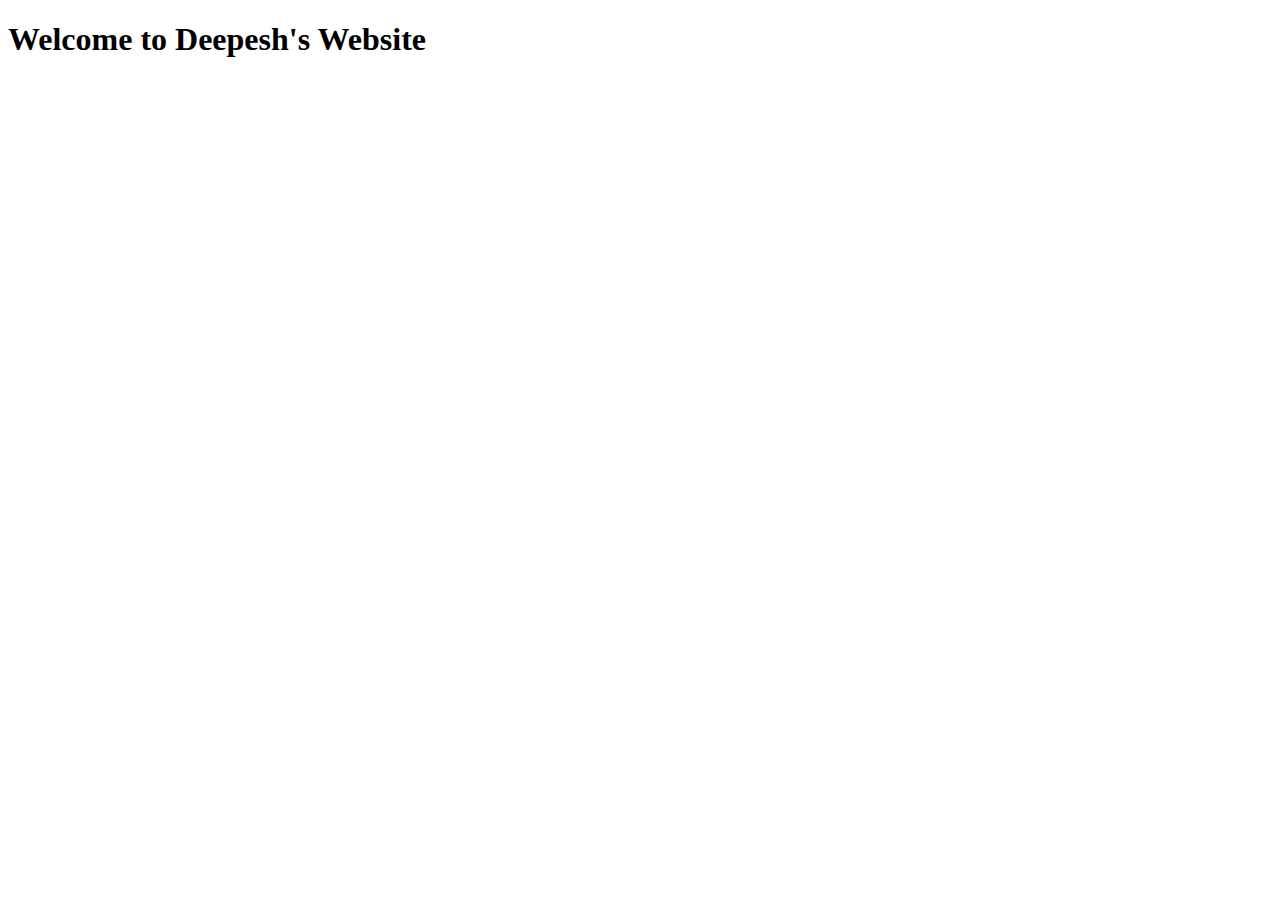
<file: HTML/Index.html>
<!DOCTYPE html>
<html lang="en">
<head>
    <meta charset="UTF-8">
    <meta name="viewport" content="width=device-width, initial-scale=1.0">
    <title>Deepesh's web page</title>
</head>
<body>
    <h1>Welcome to Deepesh's Website</h1>
</body>
</html>
</file>
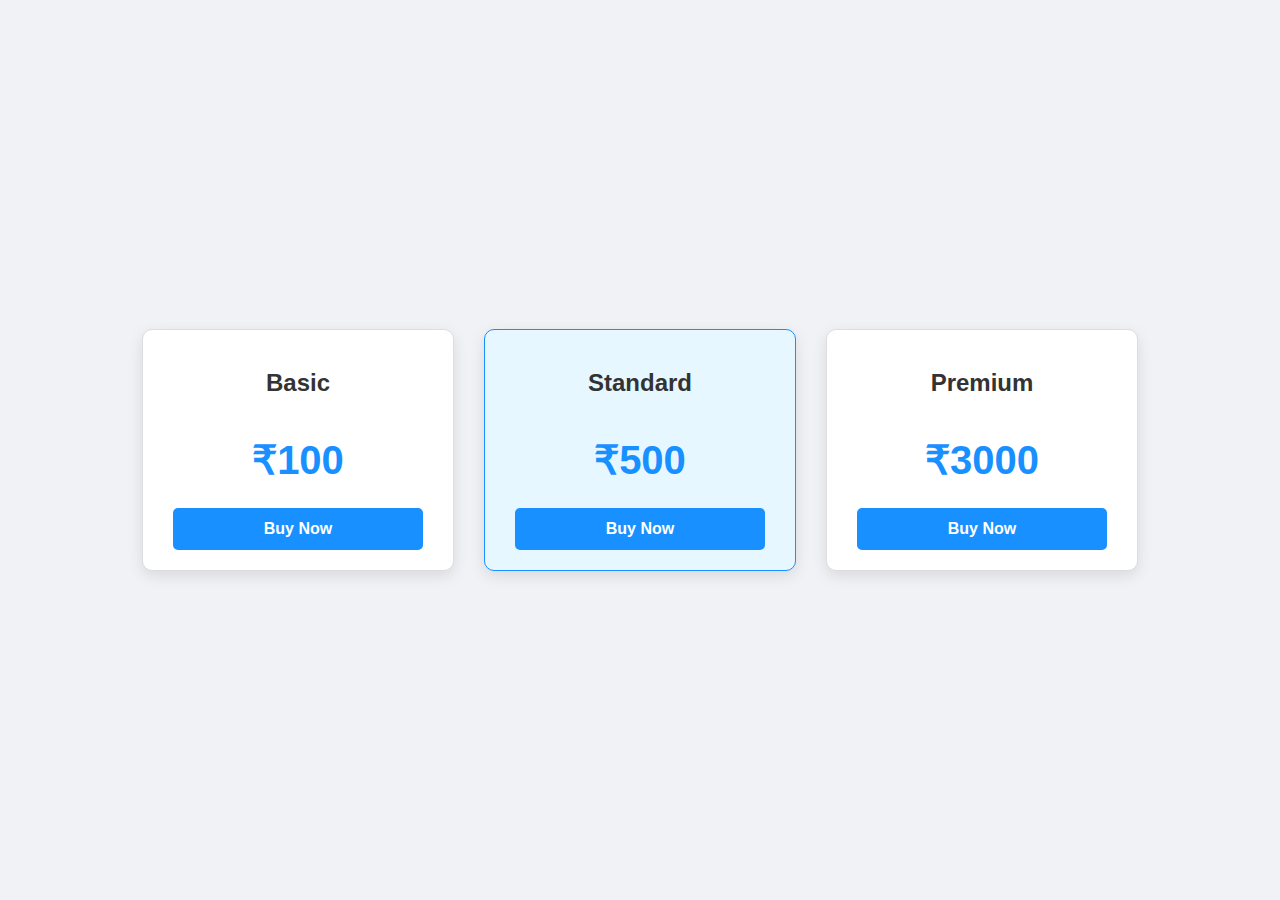
<file: HTML/Pricing_Table/index.html>
<!DOCTYPE html>
<html lang="en">
<head>
    <meta charset="UTF-8">
    <meta name="viewport" content="width=device-width, initial-scale=1.0">
    <title>Pricing Table</title>
    <link rel="stylesheet" href="styles.css">
</head>
<body>

    <div class="pricing-container">
        <div class="plan-card">
            <h2>Basic</h2>
            <p class="price">₹100</p>
            <button class="buy-button">Buy Now</button>
        </div>

        <div class="plan-card standard">
            <h2>Standard</h2>
            <p class="price">₹500</p>
            <button class="buy-button">Buy Now</button>
        </div>

        <div class="plan-card">
            <h2>Premium</h2>
            <p class="price">₹3000</p>
            <button class="buy-button">Buy Now</button>
        </div>
    </div>

</body>
</html>
</file>
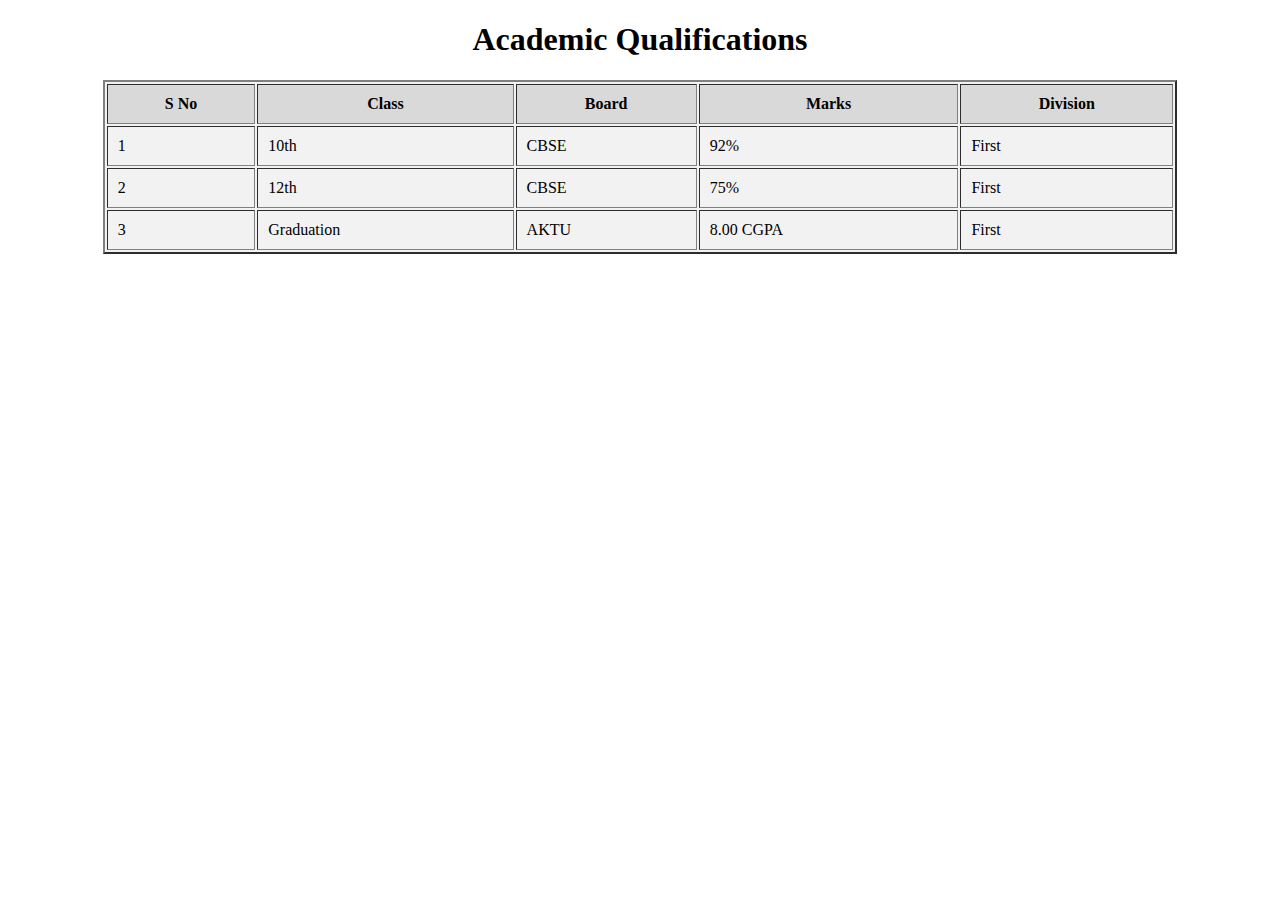
<file: HTML/Academic.html>
<!DOCTYPE html>
<html lang="en">
<head>
    <meta charset="UTF-8">
    <meta name="viewport" content="width=device-width, initial-scale=1.0">
    <title>Academic Qualifications</title>
</head>
<body>
    <h1 align="center">Academic Qualifications</h1>
    <table border ="2" width="85%" cellpadding="10" align ="center" bgcolor = "#f2f2f2">
        <tr>
            <th align="center" bgcolor="#d9d9d9">S No</th>
            <th align="center" bgcolor="#d9d9d9">Class</th>
            <th align="center" bgcolor="#d9d9d9">Board</th>
            <th align="center" bgcolor="#d9d9d9">Marks</th>
            <th align="center" bgcolor="#d9d9d9">Division</th>
        </tr>
        <tr>
            <td>1</td>
            <td>10th</td>
            <td>CBSE</td>
            <td>92%</td>
            <td>First</td>
        </tr>
        <tr>
            <td>2</td>
            <td>12th</td>
            <td>CBSE</td>
            <td>75%</td>
            <td>First</td>
        </tr>
        <tr>
            <td>3</td>
            <td>Graduation</td>
            <td>AKTU</td>
            <td>8.00 CGPA</td>
            <td>First</td>
        </tr>
    </table>

</body>
</html>
</file>
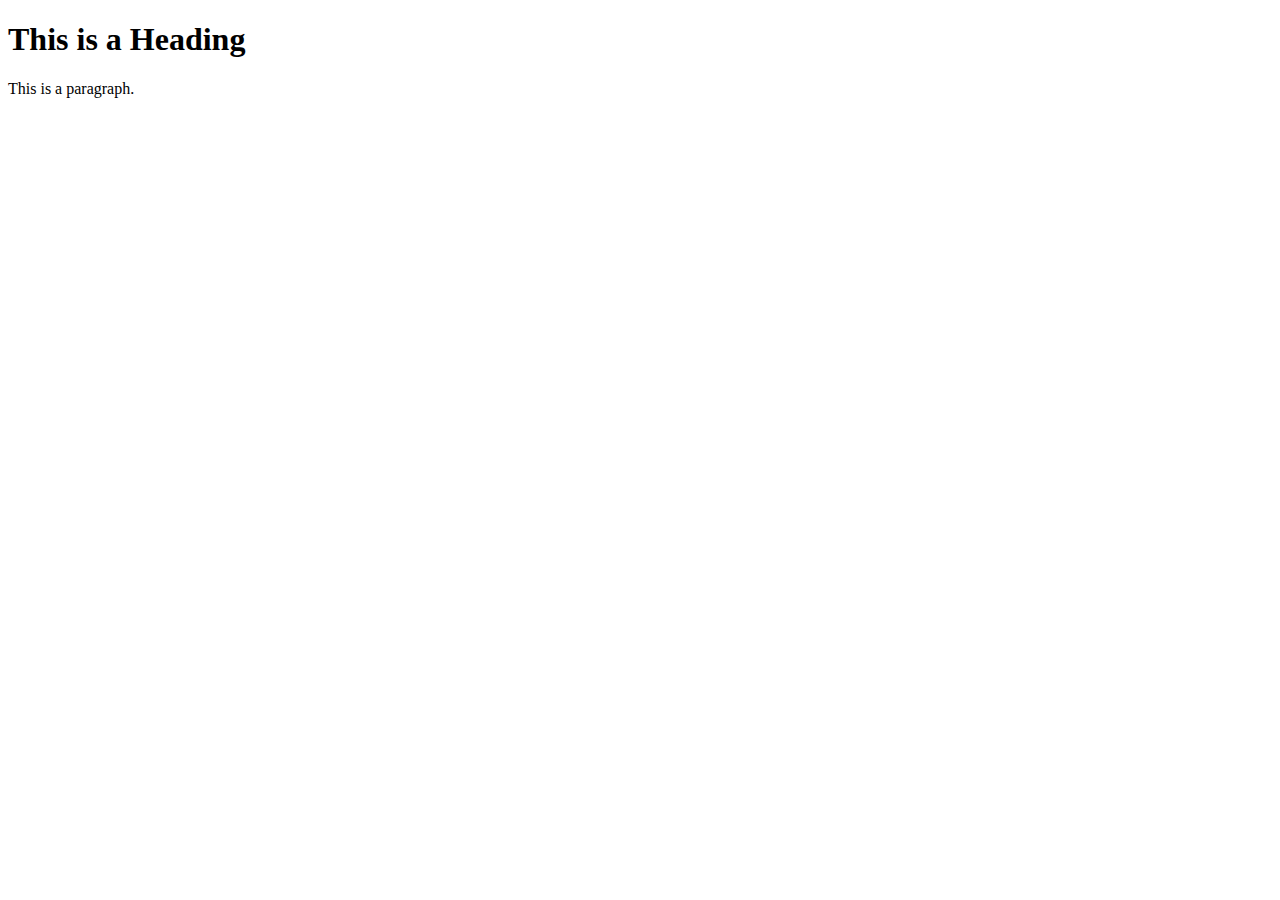
<file: HTML/favicon.html>
<!DOCTYPE html>
<html>
<head>
  <title>My Page Title</title>
  <link rel="icon" type="image/x-icon" href="icon.ico">
</head>
<body>

<h1>This is a Heading</h1>
<p>This is a paragraph.</p>

</body>
</html>
</file>
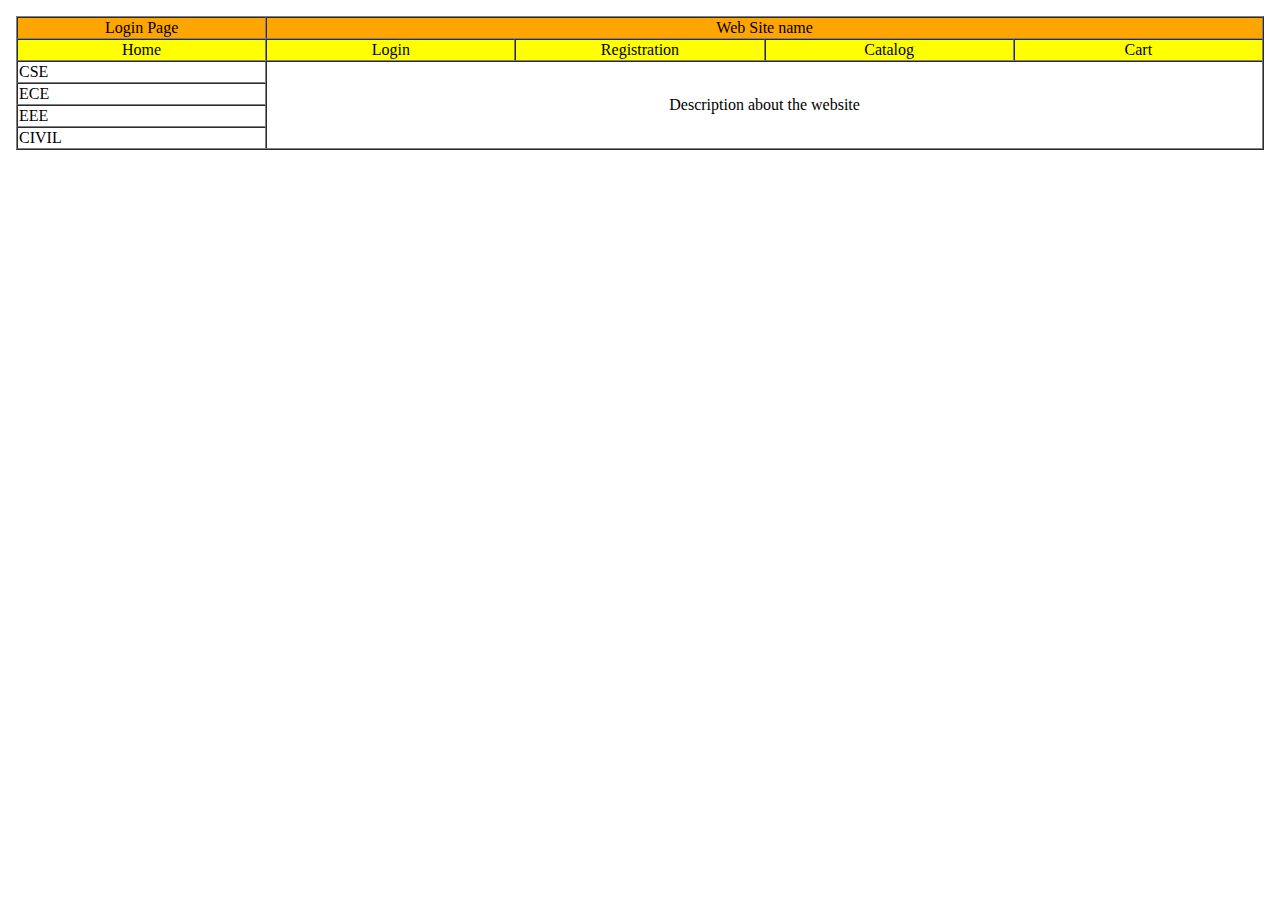
<file: HTML/Frames.html>
<!DOCTYPE html>
<html>
    <head>
    <title>Frames</title>
    <meta charset="UTF-8">
    </head>
<body>
    <iframe src="Table.html" title="Table" style="border:none; width:100%; height:100%;"></iframe>
</body>

</html>
</file>
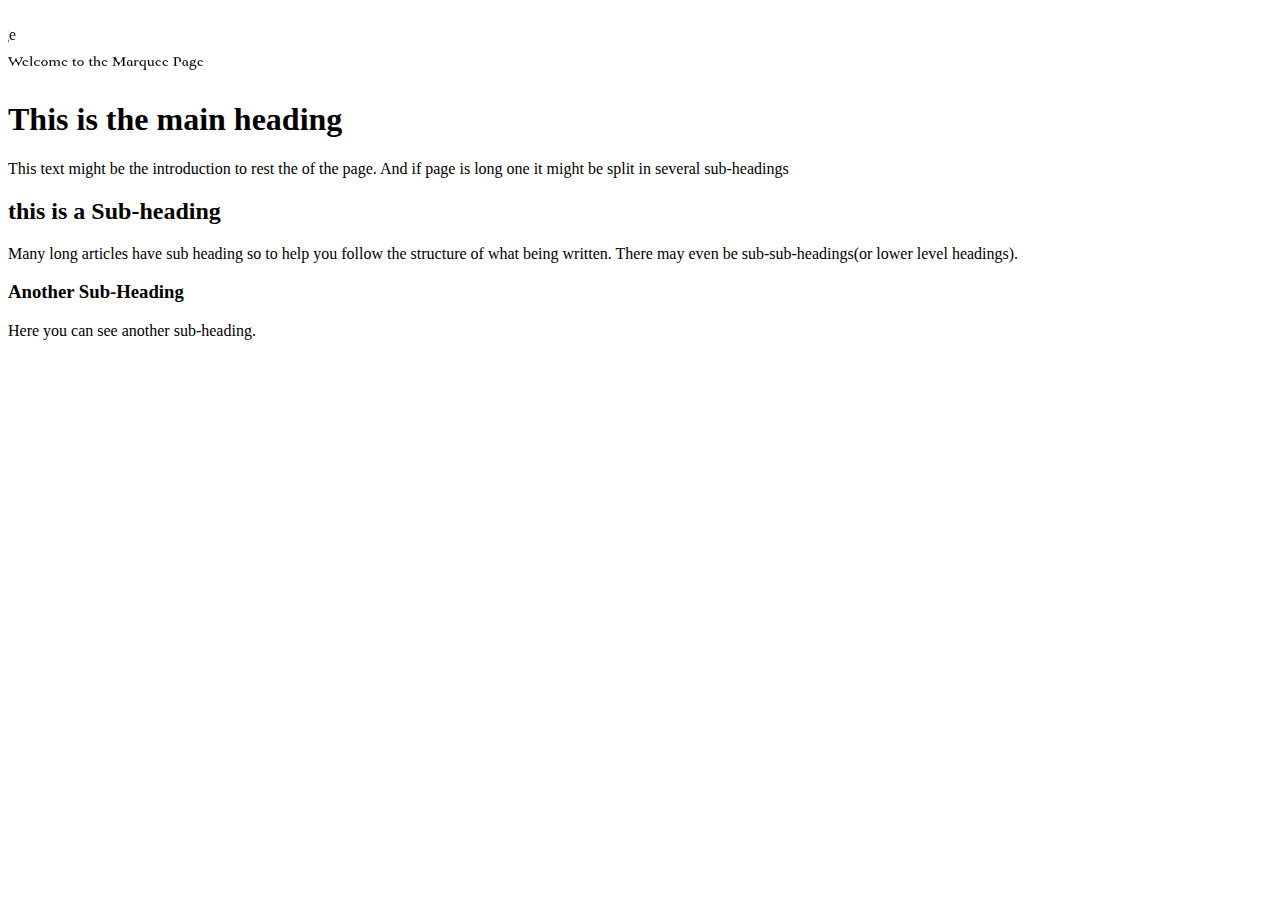
<file: HTML/Marquee.html>
<html>
    <body>
        <marquee behavior="scroll" direction="left" scrollamount="1000">Welcome to the Marquee Page</marquee>
        <marquee behavior="scroll" direction="right" scrollamount="1">Welcome to the Marquee Page</marquee>
        <marquee behavior="scroll" direction="up" scrollamount="1">Welcome to the Marquee Page</marquee>
        <marquee behavior="scroll" direction="down" scrollamount="1">Welcome to the Marquee Page</marquee>

        <h1>This is the main heading </h1>
        <p>This text might be the introduction to rest the of the page. And if page is long one it might be split in several sub-headings</p>

        <h2>this is a Sub-heading</h2>
        <p>Many long articles have sub heading so to help you follow the structure of what being written. There may even be sub-sub-headings(or lower level headings).</p> 

        <h3>Another Sub-Heading</h3>
        <p>Here you can see another sub-heading.</p>
    </body>
    </html>
</file>
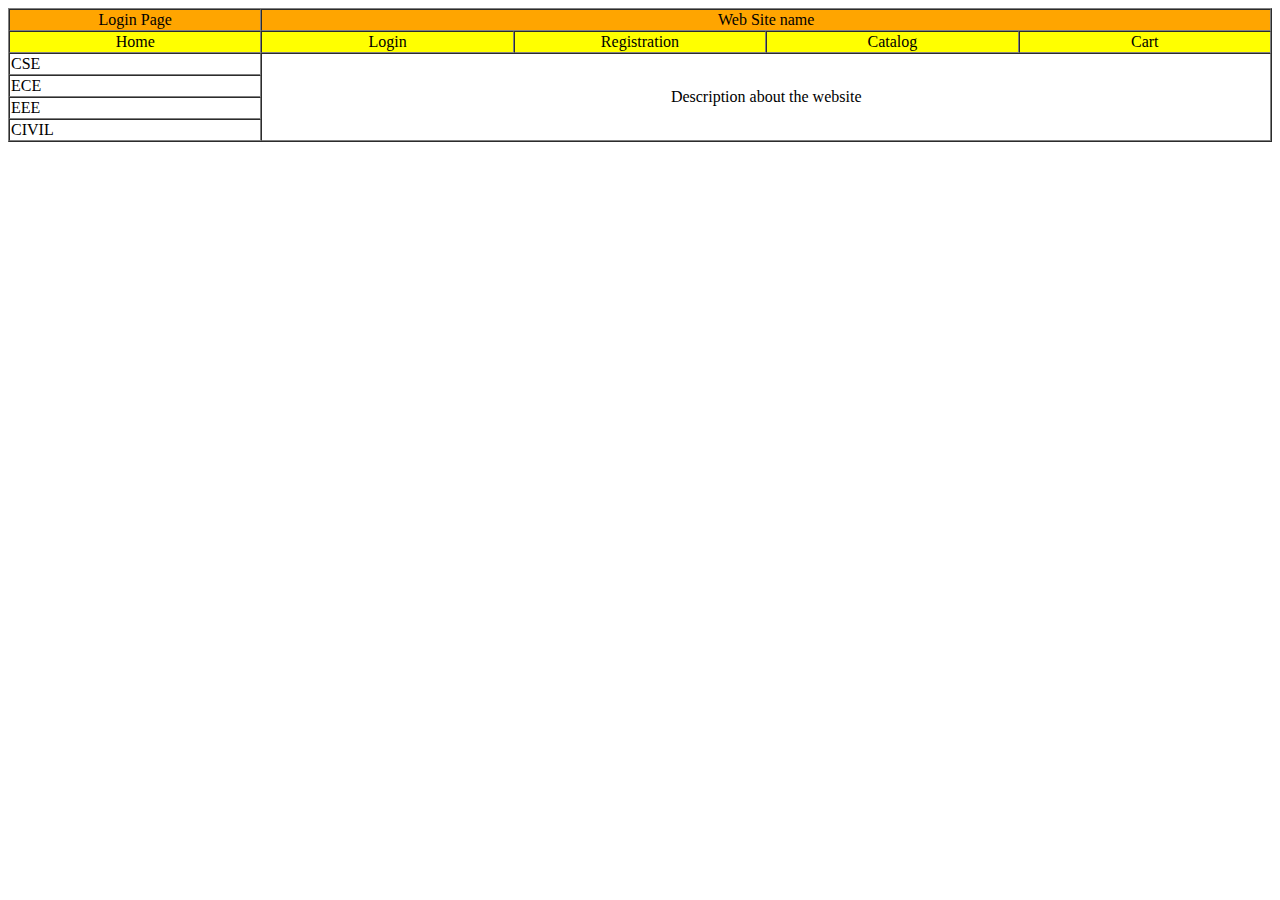
<file: HTML/Table.html>
<!DOCTYPE html>
<html>
<head>
    <title>Frames</title>
    <meta charset="UTF-8">
</head>
<body>
    <table border="1" style="width:100%; height:100%;" cellspacing="0">
        <tr bgcolor="orange" >
            <td style="text-align:center; vertical-align:top; width:20%;">
                Login Page
            </td>
            <td colspan="4" style="text-align:center;">Web Site name</td>
        </tr>
        <tr bgcolor="yellow">
            <td style="text-align:center; vertical-align:top; width:20%;">
                Home
            </td>
            <td style="text-align:center; vertical-align:top; width:20%;">
                Login  
                </td>
            <td style="text-align:center; vertical-align:top; width:20%;">
                Registration
            </td>
            <td style="text-align:center; vertical-align:top; width:20%;">
                Catalog
            </td>
            <td style="text-align:center; vertical-align:top; width:20%;">
                Cart
            </td>


        </tr>
        <tr>
            <td style="text-align:left; width:20%">
                CSE
            </td>
            <td rowspan="5" colspan="4" style="text-align:center; vertical-align:center;">
                Description about the website
                </td>
        </tr>
        <tr>
            <td style="text-align:left; width:20%">
                ECE
            </td>
        </tr>
        <tr>
            <td style="text-align:left; width:20%">
                EEE
            </td>
        </tr>
        <tr>
            <td style="text-align:left; width:20%">
                CIVIL
            </td>
        </tr>
    </table>
</body>
</html>
</file>
<file: HTML/Pricing_Table/styles.css>
body {
    font-family: 'Arial', sans-serif;
    background-color: #f0f2f5;
    display: flex;
    justify-content: center;
    align-items: center;
    min-height: 100vh;
    margin: 0;
}

.pricing-container {
    display: flex;
    gap: 30px;
}

.plan-card {
    background-color: #ffffff;
    border: 1px solid #ddd;
    border-radius: 10px;
    padding: 20px 30px; 
    box-shadow: 0 5px 15px rgba(0, 0, 0, 0.1); 
    text-align: center;
    width: 250px;
}

.plan-card.standard {
    background-color: #e6f7ff; 
    border-color: #1890ff;
}

.plan-card h2 {
    font-size: 1.5rem;
    color: #333;
    margin-bottom: 15px;
}

.plan-card .price {
    font-size: 2.5rem;
    font-weight: bold;
    color: #1890ff;
    margin-bottom: 25px;
}

.buy-button {
    background-color: #1890ff;
    color: white;
    border: none;
    padding: 12px 25px;
    border-radius: 5px;
    font-size: 1rem;
    font-weight: bold;
    cursor: pointer;
    width: 100%;
    transition: background-color 0.3s ease;
}

.buy-button:hover {
    background-color: #0056b3;
}
</file>
